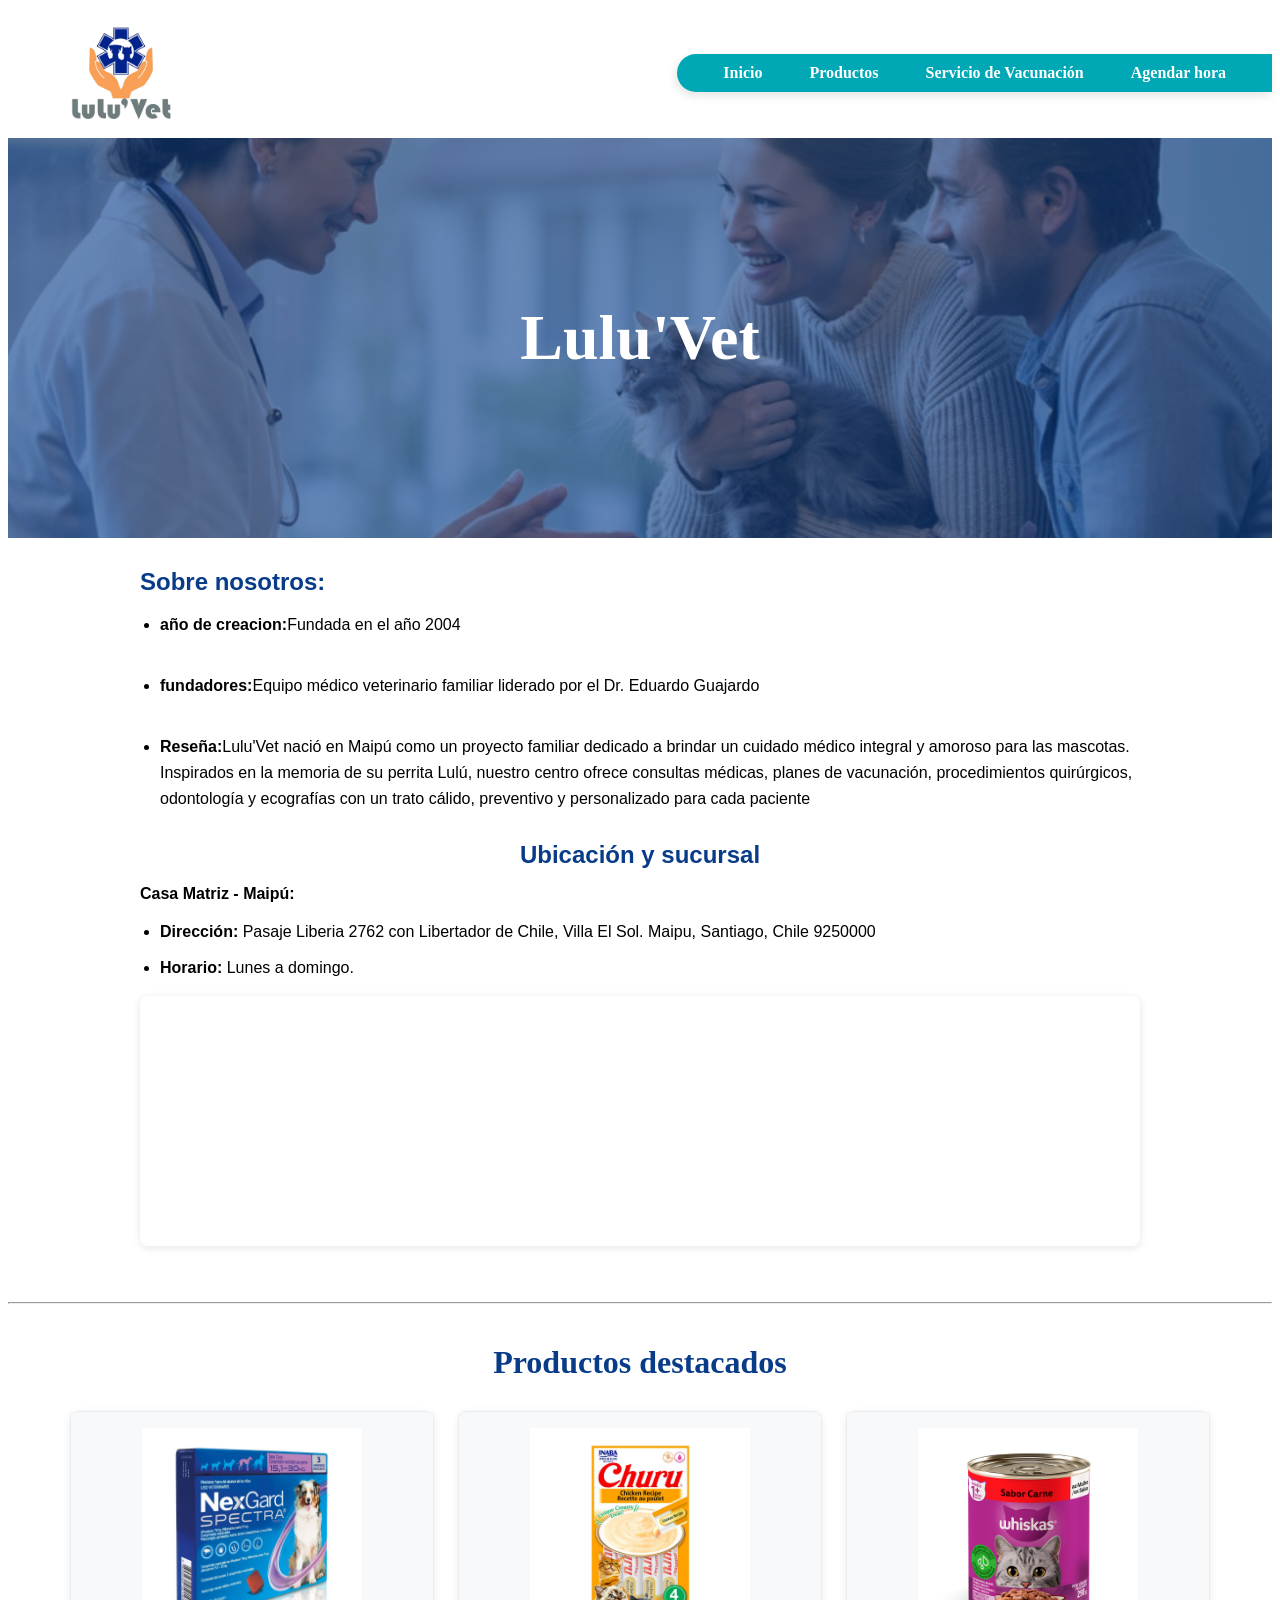
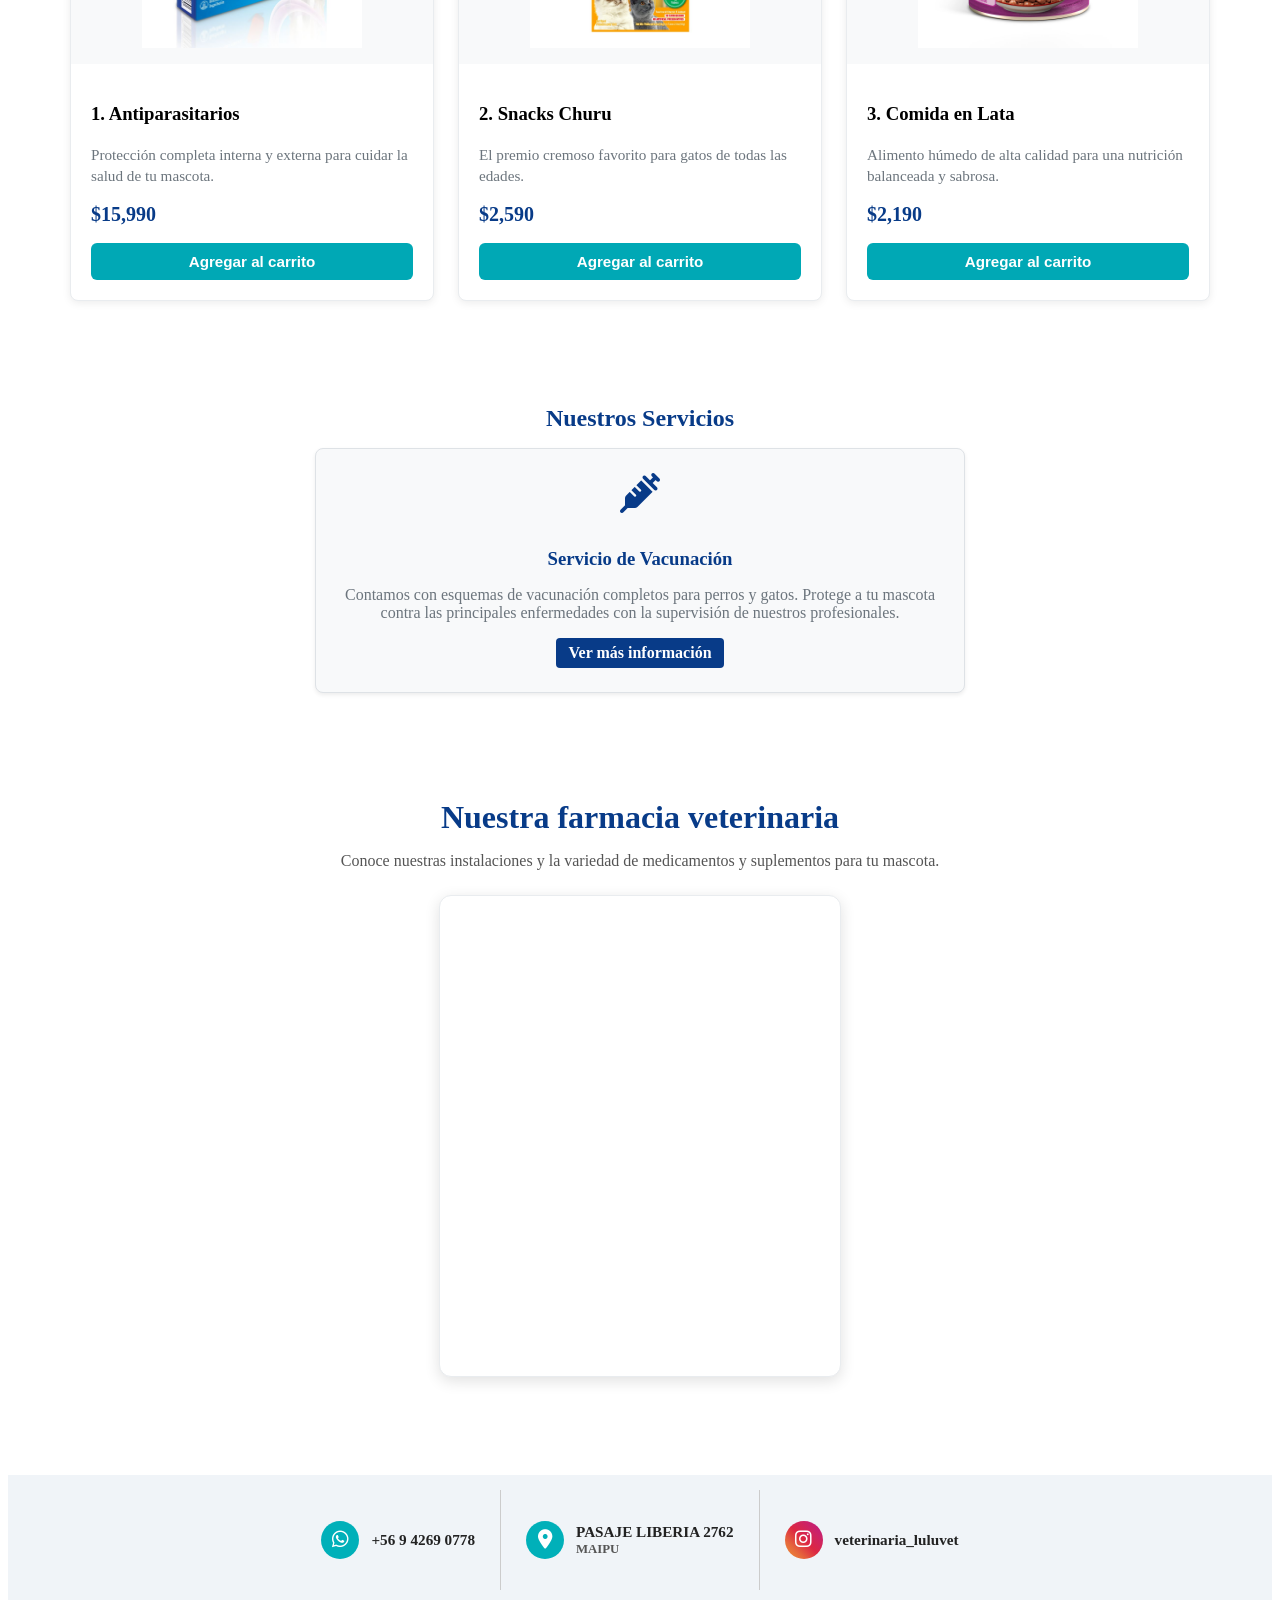
<file: trabajoVet/index.html>
<!DOCTYPE html>
<html lang="es">
<head>
    <meta charset="UTF-8">
    <meta name="viewport" content="width=device-width, initial-scale=1.0">
    <title>Inicio</title>
    <link rel="stylesheet" href="./css/style-index.css">
    
    <!--link libreria de iconos gratuitos-->
    <link rel="stylesheet" href="https://cdnjs.cloudflare.com/ajax/libs/font-awesome/6.5.1/css/all.min.css">

</head>
<body>
    <!--encabezado con logo y menu(navegador)-->
    <header>
        <img id="img_logo" src="./img/veterinaria_luluvet-20260906-0001.png" alt="logo">
        <nav>
            <ul class="menu">
                <li><a href="./index.html">Inicio</a></li>
                <li><a href="./productos.html">Productos</a></li>
                <li><a href="./sVacunacion.html">Servicio de Vacunación</a></li>
                <li><a href="./agendarHoras.html">Agendar hora</a></li>
            </ul>
        </nav>
    </header>

    <div class="img_contenedor">
        <h1 id="titulo_principal">Lulu'Vet</h1>
    </div>   

    <!--contenido principal-->
    <main>
        <div id="contenedro_info_vet">
            <h2>Sobre nosotros: </h2>

            <ul>

                <li><strong>año de creacion:</strong>Fundada en el año 2004</li>
                <br>
                <li><strong>fundadores:</strong>Equipo médico veterinario familiar liderado por el Dr. Eduardo Guajardo</li>
                <br>
                <li><strong>Reseña:</strong>Lulu'Vet nació en Maipú como un proyecto familiar dedicado a brindar un cuidado médico integral y amoroso para las mascotas. 
                    Inspirados en la memoria de su perrita Lulú, nuestro centro ofrece consultas médicas, planes de vacunación, procedimientos quirúrgicos, 
                    odontología y ecografías con un trato cálido, preventivo y personalizado para cada paciente
                </li>

            </ul>

        </div>

        <h2 id="id_suscursales">Ubicación y sucursal</h2>

        <section id="sucursal">
            <p><strong>Casa Matriz - Maipú:</strong></p>

            <ul>
                <li><strong>Dirección:</strong> Pasaje Liberia 2762 con Libertador de Chile, Villa El Sol. Maipu, Santiago, Chile 9250000</li>
                <li><strong>Horario:</strong> Lunes a domingo.</li>
            </ul>

            <!--mapa de Google Maps -->
            <div id="mapa_sucursal">

                <iframe 
                    src="https://www.google.com/maps/embed?pb=!1m18!1m12!1m3!1d13307.67410957125!2d-70.80387993773176!3d-33.50349677389337!2m3!1f0!2f0!3f0!3m2!1i1024!2i768!4f13.1!3m3!1m2!1s0x9662c2b72f1bbd11%3A0x5bb07315e846c713!2sLulu'Vet!5e0!3m2!1ses-419!2scl!4v1788808907821!5m2!1ses-419!2scl" 
                    width="100%" 
                    height="250" 
                    style="border:0;" 
                    allowfullscreen="" 
                    loading="lazy" 
                    referrerpolicy="no-referrer-when-downgrade">
                </iframe>

            </div>

        </section>

    </main>

    <br>
    <hr>

    <!--tarjeta de productos destacados-->
    <section id="productos_destacados" class="contenedor_productos_seccion">

        <h2>Productos destacados</h2>
        
        <div class="grilla_productos">         
            <!--A ntiparasitarios -->
            <article class="columna_producto">
                <div class="tarjeta_producto">
                    <div class="contenedor_imagen_producto">
                        <img src="./img/img-productos/anti-parasitario.jpg" alt="Antiparasitarios Bravecto">
                    </div>
                    <div class="cuerpo_tarjeta">
                        <h3 class="titulo_producto">1. Antiparasitarios</h3>
                        <p class="descripcion_producto">Protección completa interna y externa para cuidar la salud de tu mascota.</p>
                        
                        <!-- Precio -->
                        <div class="precio_producto">$15,990</div>
                        
                        <!-- boton agregar al carrito -->
                        <button type="button" class="btn_agregar_carrito">Agregar al carrito</button>
                    </div>
                </div>
            </article>

            <!-- churu -->
            <article class="columna_producto">
                <div class="tarjeta_producto">
                    <div class="contenedor_imagen_producto">
                        <img src="./img/img-productos/churu.jpg" alt="Snacks Churu">
                    </div>
                    <div class="cuerpo_tarjeta">
                        <h3 class="titulo_producto">2. Snacks Churu</h3>
                        <p class="descripcion_producto">El premio cremoso favorito para gatos de todas las edades.</p>
                        
                        <!-- precio -->
                        <div class="precio_producto">$2,590</div>
                        
                        <!-- boton agregar al carrito -->
                        <button type="button" class="btn_agregar_carrito">Agregar al carrito</button>
                    </div>
                </div>
            </article>

            <!-- comida en Lata -->
            <article class="columna_producto">
                <div class="tarjeta_producto">
                    <div class="contenedor_imagen_producto">
                        <img src="./img/img-productos/comida-lata.jpg" alt="Comida en lata Whiskas">
                    </div>
                    <div class="cuerpo_tarjeta">
                        <h3 class="titulo_producto">3. Comida en Lata</h3>
                        <p class="descripcion_producto">Alimento húmedo de alta calidad para una nutrición balanceada y sabrosa.</p>
                        
                        <!-- precio -->
                        <div class="precio_producto">$2,190</div>
                        
                        <!-- boton agregar al carrito -->
                        <button type="button" class="btn_agregar_carrito">Agregar al carrito</button>
                    </div>
                </div>
            </article>
        </div>
    </section>

    <br>
    
    <!--vacunas-->
    <section id="seccion_servicios">

        <h2 class="titulo-servicios">Nuestros Servicios</h2>
        
        <div id="tarjeta_vacunas" class="tarjeta-servicio">
            <i class="fa-solid fa-syringe icono-servicio"></i>
            <h3 class="titulo-tarjeta">Servicio de Vacunación</h3>
            <p class="texto-servicio">Contamos con esquemas de vacunación completos para perros y gatos. Protege a tu mascota contra las principales enfermedades con la supervisión de nuestros profesionales.</p>
            <a href="./sVacunacion.html" class="btn-servicio">Ver más información</a>
        </div>

    </section>

    <br>

    <!--video-->
    <section class="seccion_farmacia">
        <h2>Nuestra farmacia veterinaria</h2>
        <p class="subtitulo_farmacia">Conoce nuestras instalaciones y la variedad de medicamentos y suplementos para tu mascota.</p>
        
        <div class="contenedor_video_instagram">
            <iframe 
                src="https://www.instagram.com/reel/DboknPwTBpJ/embed" 
                allowtransparency="true" 
                allowfullscreen="true"
                frameborder="0"
                scrolling="no">
            </iframe>
        </div>
    </section>

    <br>

    <!--pie de pagina-->
    <footer>

        <div id="barra_footer">
            <!--WhatsApp-->
            <a href="https://wa.me/56942690778" target="_blank" id="item_footer1">
                <i class="fa-brands fa-whatsapp" id="icono_whatsapp"></i>
                <span>+56 9 4269 0778</span>
            </a>

            <div id="separador_footer1"></div>

            <!--Ubicacion-->
            <div id="item_footer2">

                <i class="fa-solid fa-location-dot" id="icono_ubicacion"></i>

                <div id="contenedor_direccion">
                    <span>PASAJE LIBERIA 2762</span>
                    <small>MAIPU</small>
                </div>

            </div>

            <div id="separador_footer2"></div>

            <!--Instagram-->
            <a href="https://instagram.com/veterinaria_luluvet" target="_blank" id="item_footer3">

                <i class="fa-brands fa-instagram" id="icono_instagram"></i>
                <span>veterinaria_luluvet</span>

            </a>

        </div>

    </footer>

</body>
</html>
</file>
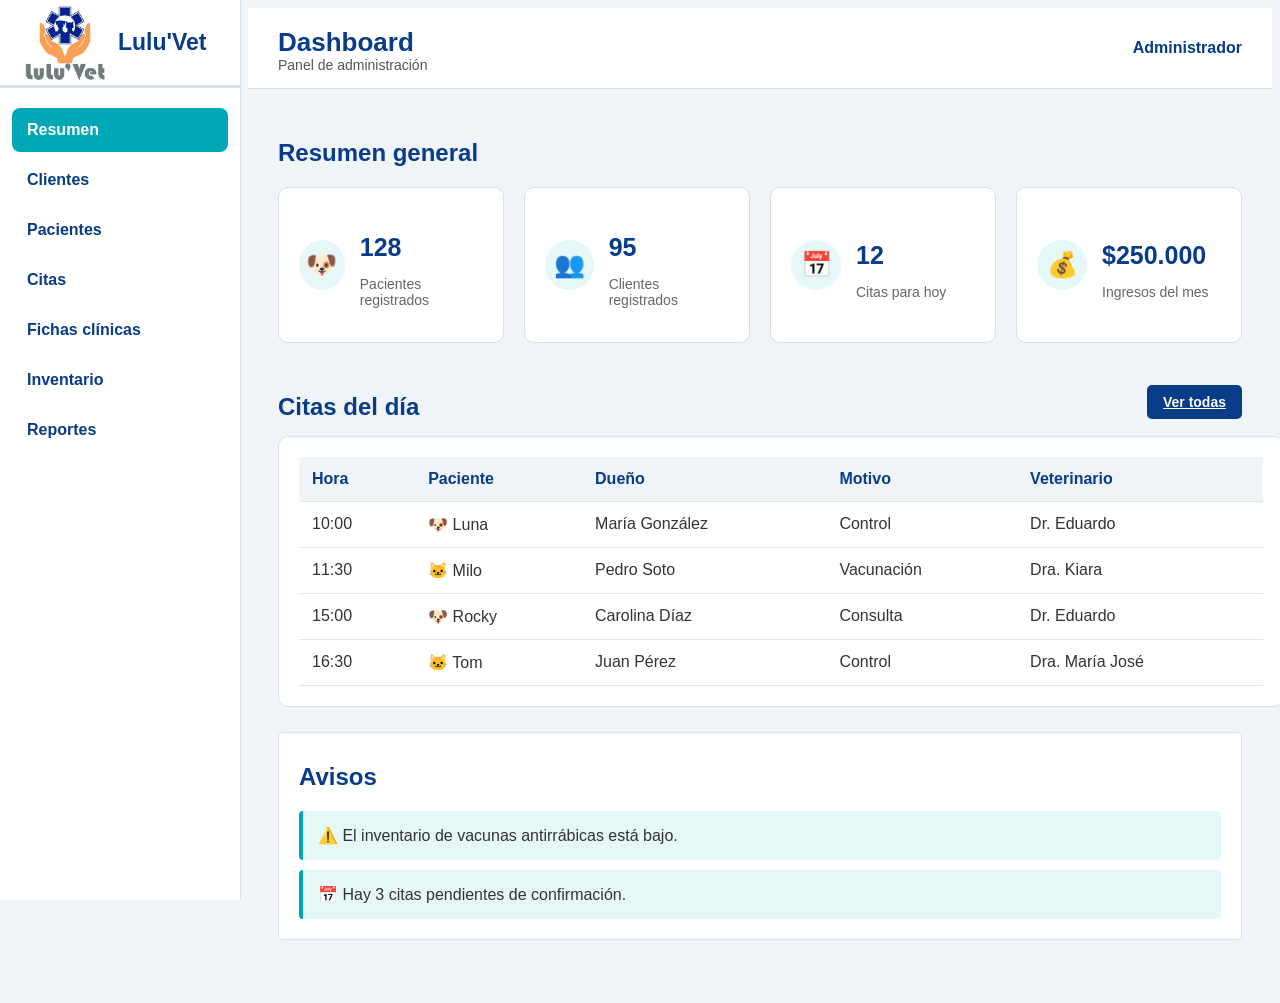
<file: trabajoVet/web-admin/index.html>
<!DOCTYPE html>
<html lang="es">
<head>
  <meta charset="utf-8">
  <title>Portal Administrativo LV</title>
  <meta name="viewport" content="width=device-width, initial-scale=1.0">
    <link rel="stylesheet" href="css/admin.css">
</head>
<body>
    <aside class="lateral" id="menu-lateral">
        <div class="logo">
          <img id="logovet" src="./img/veterinaria_luluvet.png" alt="logo veterinaria">
          <p>Lulu'Vet</p>
        </div>

        <nav>
            <a href="index.html" class="menu-item activo">
                Resumen
            </a>

            <a href="clientes.html" class="menu-item">
                Clientes
            </a>

            <a href="pacientes.html" class="menu-item">
                Pacientes
            </a>

            <a href="citas.html" class="menu-item">
                Citas
            </a>

            <a href="fichas.html" class="menu-item">
                Fichas clínicas
            </a>

            <a href="inventario.html" class="menu-item">
                Inventario
            </a>

            <a href="reportes.html" class="menu-item">
                Reportes
            </a>
        </nav>
    </aside>

    <main class="principal">
        <header class="barra-superior">
            <div>
                <h1>Dashboard</h1>
                <p>Panel de administración</p>
            </div>

            <div class="user">
             Administrador
            </div>
        </header>

        <section class="contenido">
            <h2>Resumen general</h2>

            <div class="detalles">
                <div class="tarjeta">
                    <div class="icono">🐶</div>
                    <div>
                        <h3>128</h3>
                        <p>Pacientes registrados</p>
                    </div>
                </div>

                <div class="tarjeta">
                    <div class="icono">👥</div>
                    <div>
                        <h3>95</h3>
                        <p>Clientes registrados</p>
                    </div>
                </div>

                <div class="tarjeta">
                    <div class="icono">📅</div>
                    <div>
                        <h3>12</h3>
                        <p>Citas para hoy</p>
                    </div>
                </div>

                <div class="tarjeta">
                    <div class="icono">💰</div>
                    <div>
                        <h3>$250.000</h3>
                        <p>Ingresos del mes</p>
                    </div>
                </div>
            </div>

            <div class="seccion-citas">
                <div class="citas">
                    <h2>Citas del día</h2>
                    <a href="citas.html" class="ver-citas">
                        Ver todas
                    </a>
                </div>


                <div class="tabla-citas">
                    <table>
                        <thead>
                            <tr>
                                <th>Hora</th>
                                <th>Paciente</th>
                                <th>Dueño</th>
                                <th>Motivo</th>
                                <th>Veterinario</th>
                            </tr>
                        </thead>
                        <tbody>
                            <tr>
                                <td>10:00</td>
                                <td>🐶 Luna</td>
                                <td>María González</td>
                                <td>Control</td>
                                <td>Dr. Eduardo</td>
                            </tr>
                            <tr>
                                <td>11:30</td>
                                <td>🐱 Milo</td>
                                <td>Pedro Soto</td>
                                <td>Vacunación</td>
                                <td>Dra. Kiara</td>
                            </tr>
                            <tr>
                                <td>15:00</td>
                                <td>🐶 Rocky</td>
                                <td>Carolina Díaz</td>
                                <td>Consulta</td>
                                <td>Dr. Eduardo</td>
                            </tr>
                            <tr>
                                <td>16:30</td>
                                <td>🐱 Tom</td>
                                <td>Juan Pérez</td>
                                <td>Control</td>
                                <td>Dra. María José</td>
                            </tr>
                        </tbody>
                    </table>
                </div>
            </div>

            <div class="seccion-alertas">
                <h2>Avisos</h2>
                <div class="alerta">
                    ⚠️ El inventario de vacunas antirrábicas está bajo.
                </div>
                <div class="alerta">
                    📅 Hay 3 citas pendientes de confirmación.
                </div>
            </div>
        </section>
    </main>
</body>
</html>
</file>
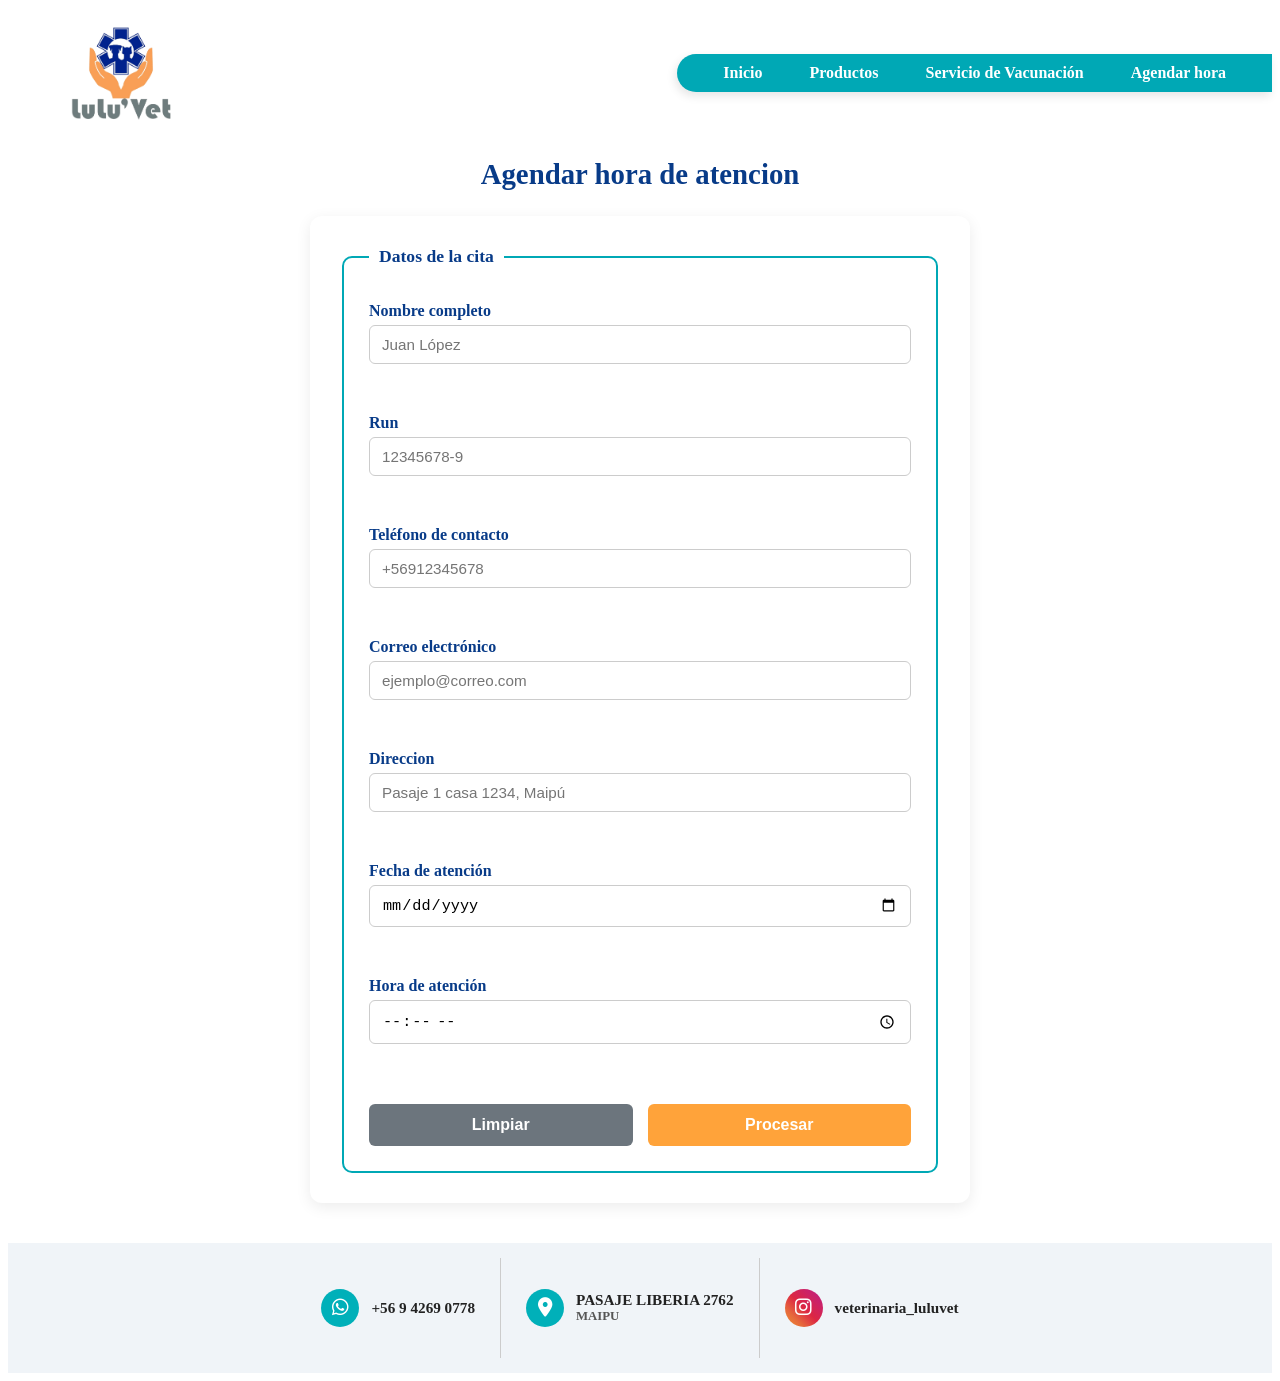
<file: trabajoVet/agendarHoras.html>
<!DOCTYPE html>
<html lang="en">
<head>
    <meta charset="UTF-8">
    <meta name="viewport" content="width=device-width, initial-scale=1.0">
    <title>Agendar Hora</title>
    <link rel="stylesheet" href="./css/agendarHora.css">

    <!--link libreria de iconos gratuitos-->
    <link rel="stylesheet" href="https://cdnjs.cloudflare.com/ajax/libs/font-awesome/6.5.1/css/all.min.css">

</head>
<body>

    <!--encabezado con logo y menu(navegador)-->
    <header>
        <img id="img_logo" src="./img/veterinaria_luluvet-20260906-0001.png" alt="logo">
        <nav>
            <ul class="menu">
                <li><a href="./index.html">Inicio</a></li>
                <li><a href="./productos.html">Productos</a></li>
                <li><a href="./sVacunacion.html">Servicio de Vacunación</a></li>
                <li><a href="./agendarHoras.html">Agendar hora</a></li>
            </ul>
        </nav>
    </header>

    <main>
        <h2>Agendar hora de atencion</h2>

        <div id="contenedor_form">

            <form id="form_agendamiento">
                <fieldset>
                    <legend>Datos de la cita</legend>

                    <div class="datos_cliente">
                        <!-- nombre -->
                        <label for="campo_nombre">Nombre completo</label>
                        <input type="text" name="campo_nombre" id="campo_nombre" placeholder="Juan López">
                        <span class="mensaje_error" id="mensaje_nombre"></span>
                        
                        <br>

                        <!-- run -->
                        <label for="campo_run">Run</label>
                        <input type="text" name="campo_run" id="campo_run" placeholder="12345678-9">
                        <span class="mensaje_error" id="mensaje_run"></span>

                        <br>

                        <!-- telefono contacto -->
                        <label for="campo_telefono">Teléfono de contacto</label>
                        <input type="text" name="campo_telefono" id="campo_telefono" placeholder="+56912345678">
                        <span class="mensaje_error" id="mensaje_telefono"></span>
                        
                        <br>

                        <!-- correo electronico -->
                        <label for="campo_email">Correo electrónico</label>
                        <input type="text" name="campo_email" id="campo_email" placeholder="ejemplo@correo.com">
                        <span class="mensaje_error" id="mensaje_email"></span>
                        
                        <br>

                        <!-- direccion -->
                        <label for="campo_direccion">Direccion</label>
                        <input type="text" name="campo_direccion" id="campo_direccion" placeholder="Pasaje 1 casa 1234, Maipú">
                        <span class="mensaje_error" id="mensaje_direccion"></span>
                    </div>

                    <br>

                    <div class="datos_cita">
                        <!-- fecha atencion -->
                        <label for="campo_fecha">Fecha de atención</label>
                        <input type="date" name="campo_fecha" id="campo_fecha">
                        <span class="mensaje_error" id="mensaje_fecha"></span>

                        <br>

                        <!-- hora atencion -->
                        <label for="campo_hora">Hora de atención</label>
                        <input type="time" name="campo_hora" id="campo_hora">
                        <span class="mensaje_error" id="mensaje_hora"></span>
                    </div>

                    <br>

                    <!-- botones -->
                    <div class="contenedor_botones">
                        <button type="reset" id="btn_limpiar">Limpiar</button>
                        <button type="button" id="btn_procesar" onclick="procesar()">Procesar</button>
                    </div>

                </fieldset>
            </form>

        </div>

    </main>

    <!--pie de pagina-->
    <footer>

        <div id="barra_footer">
            <!--WhatsApp-->
            <a href="https://wa.me/56942690778" target="_blank" id="item_footer1">
                <i class="fa-brands fa-whatsapp" id="icono_whatsapp"></i>
                <span>+56 9 4269 0778</span>
            </a>

            <div id="separador_footer1"></div>

            <!--Ubicacion-->
            <div id="item_footer2">

                <i class="fa-solid fa-location-dot" id="icono_ubicacion"></i>

                <div id="contenedor_direccion">
                    <span>PASAJE LIBERIA 2762</span>
                    <small>MAIPU</small>
                </div>

            </div>

            <div id="separador_footer2"></div>

            <!--Instagram-->
            <a href="https://instagram.com/veterinaria_luluvet" target="_blank" id="item_footer3">

                <i class="fa-brands fa-instagram" id="icono_instagram"></i>
                <span>veterinaria_luluvet</span>

            </a>

        </div>

    </footer>
    
    <!-- js agendar hora -->
    <script src="./js/agendarHoras.js"></script>

</body>
</html>
</file>
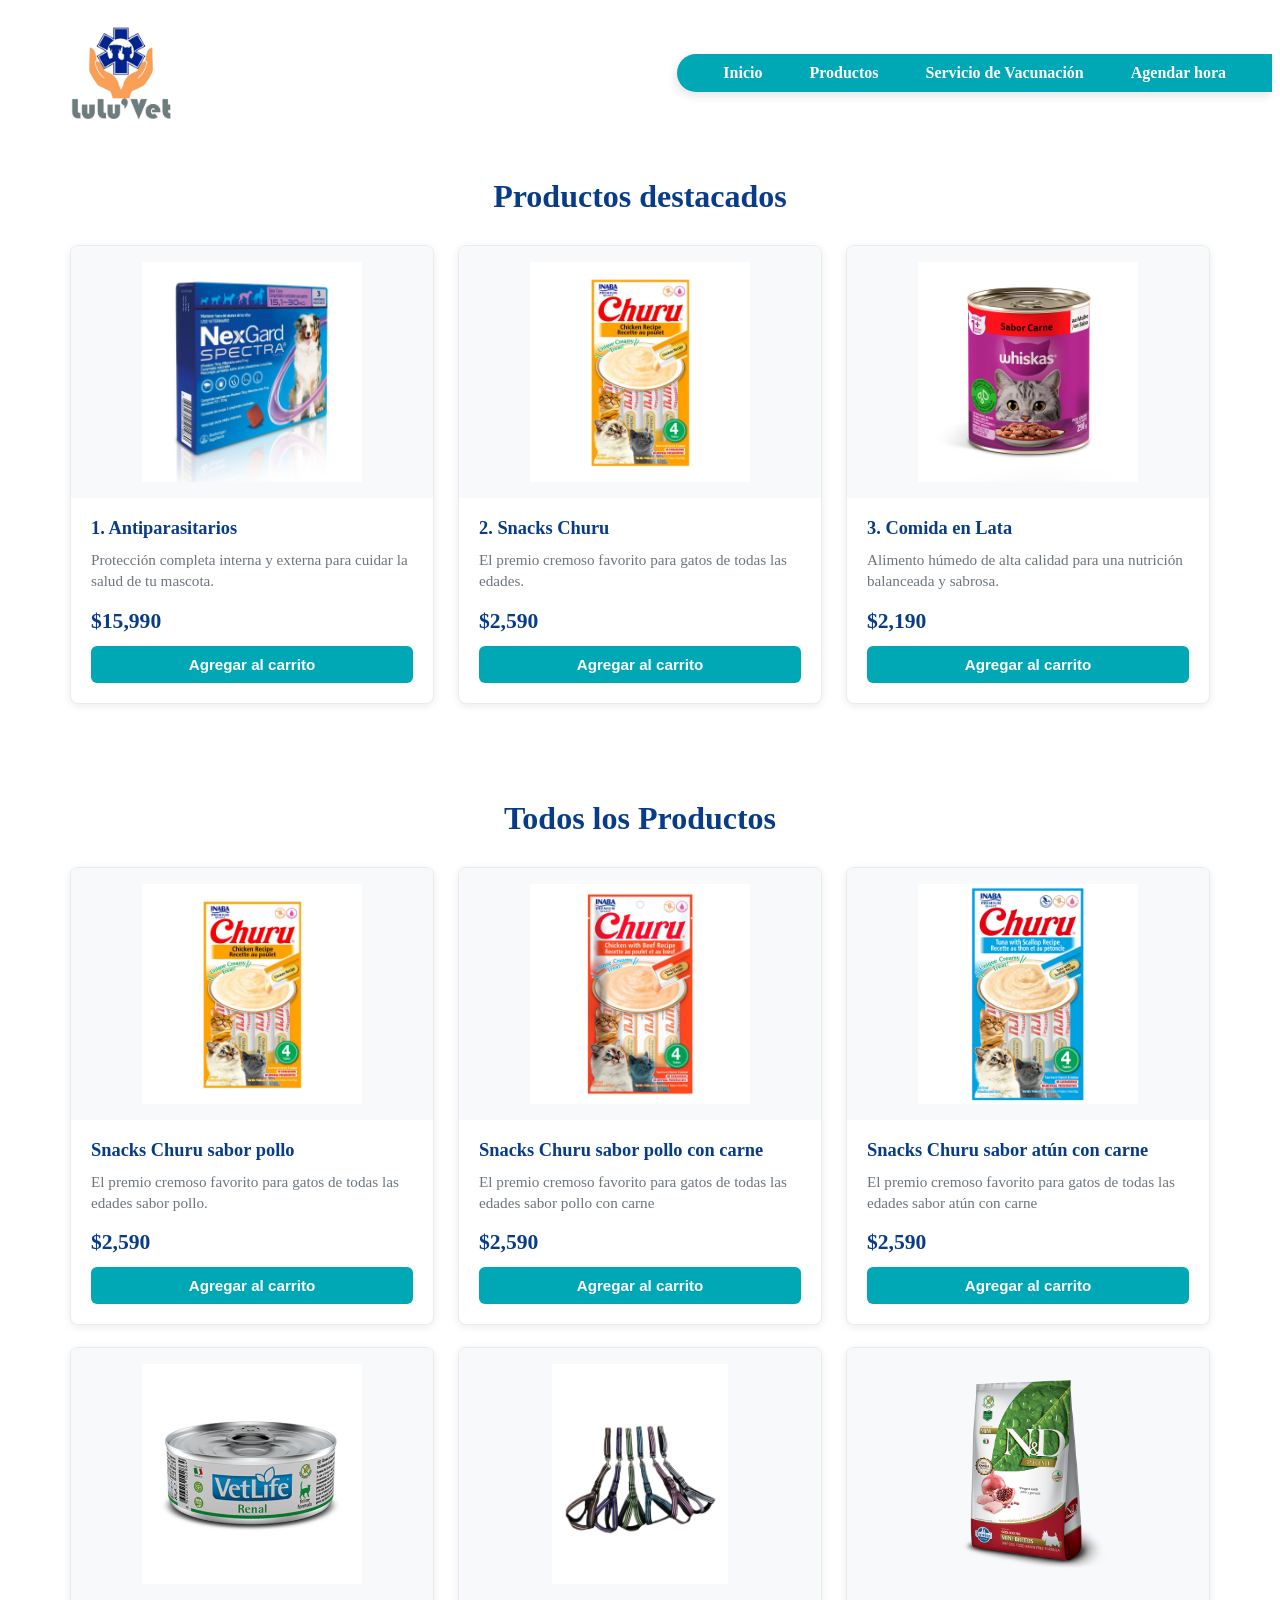
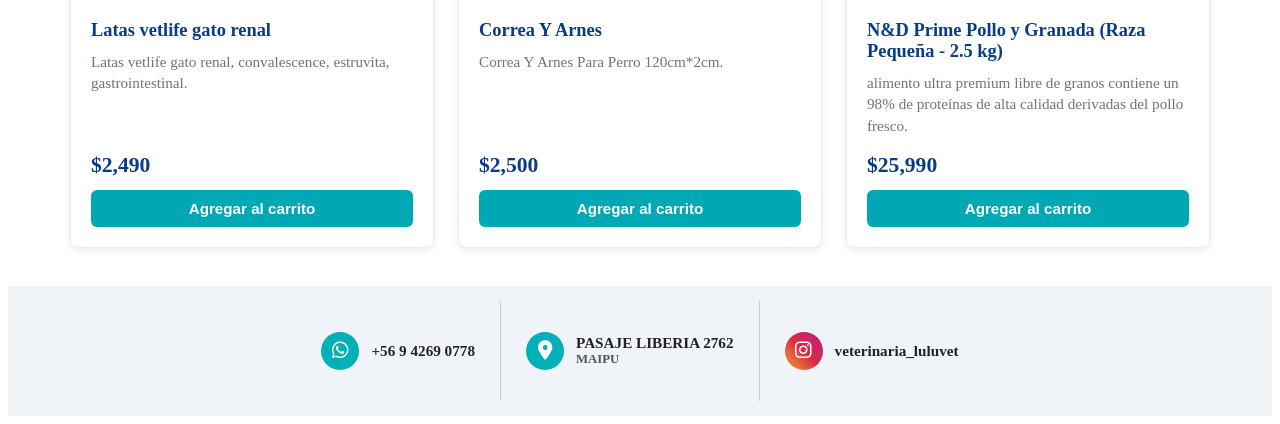
<file: trabajoVet/productos.html>
<!DOCTYPE html>
<html lang="en">
<head>
    <meta charset="UTF-8">
    <meta name="viewport" content="width=device-width, initial-scale=1.0">
    <title>Productos</title>
    <link rel="stylesheet" href="./css/productos.css">

    <!--link libreria de iconos gratuitos-->
    <link rel="stylesheet" href="https://cdnjs.cloudflare.com/ajax/libs/font-awesome/6.5.1/css/all.min.css">

</head>
<body>
   <!--encabezado con logo y menu(navegador)-->
    <header>
        <img id="img_logo" src="./img/veterinaria_luluvet-20260906-0001.png" alt="logo">
        <nav>
            <ul class="menu">
                <li><a href="./index.html">Inicio</a></li>
                <li><a href="./productos.html">Productos</a></li>
                <li><a href="./sVacunacion.html">Servicio de Vacunación</a></li>
                <li><a href="./agendarHoras.html">Agendar hora</a></li>
            </ul>
        </nav>
    </header>

    <!--productos destacados-->
    <section id="productos_destacados" class="contenedor_productos_seccion">

        <h2>Productos destacados</h2>
        
        <div class="grilla_productos">         
            <!--A ntiparasitarios -->
            <article class="columna_producto">
                <div class="tarjeta_producto">
                    <div class="contenedor_imagen_producto">
                        <img src="./img/img-productos/anti-parasitario.jpg" alt="Antiparasitarios Bravecto">
                    </div>
                    <div class="cuerpo_tarjeta">
                        <h3 class="titulo_producto">1. Antiparasitarios</h3>
                        <p class="descripcion_producto">Protección completa interna y externa para cuidar la salud de tu mascota.</p>
                        
                        <!-- Precio -->
                        <div class="precio_producto">$15,990</div>
                        
                        <!-- boton agregar al carrito -->
                        <button type="button" class="btn_agregar_carrito">Agregar al carrito</button>
                    </div>
                </div>
            </article>

            <!-- churu -->
            <article class="columna_producto">
                <div class="tarjeta_producto">
                    <div class="contenedor_imagen_producto">
                        <img src="./img/img-productos/churu.jpg" alt="Snacks Churu">
                    </div>
                    <div class="cuerpo_tarjeta">
                        <h3 class="titulo_producto">2. Snacks Churu</h3>
                        <p class="descripcion_producto">El premio cremoso favorito para gatos de todas las edades.</p>
                        
                        <!-- precio -->
                        <div class="precio_producto">$2,590</div>
                        
                        <!-- boton agregar al carrito -->
                        <button type="button" class="btn_agregar_carrito">Agregar al carrito</button>
                    </div>
                </div>
            </article>

            <!-- comida en Lata -->
            <article class="columna_producto">
                <div class="tarjeta_producto">
                    <div class="contenedor_imagen_producto">
                        <img src="./img/img-productos/comida-lata.jpg" alt="Comida en lata Whiskas">
                    </div>
                    <div class="cuerpo_tarjeta">
                        <h3 class="titulo_producto">3. Comida en Lata</h3>
                        <p class="descripcion_producto">Alimento húmedo de alta calidad para una nutrición balanceada y sabrosa.</p>
                        
                        <!-- precio -->
                        <div class="precio_producto">$2,190</div>
                        
                        <!-- boton agregar al carrito -->
                        <button type="button" class="btn_agregar_carrito">Agregar al carrito</button>
                    </div>
                </div>
            </article>
        </div>
    </section>

    <br>

    <!--otros productos-->
    <section id="todos_los_productos" class="contenedor_productos_seccion">

        <h2>Todos los Productos</h2>
        
        <div class="grilla_productos">

            <!-- churu de pollo -->
            <article class="columna_producto">
                <div class="tarjeta_producto">
                    <div class="contenedor_imagen_producto">
                        <img src="./img/img-productos/churu.jpg" alt="Snacks Churu sabor pollo">
                    </div>

                    <div class="cuerpo_tarjeta">
                        <h3 class="titulo_producto">Snacks Churu sabor pollo</h3>
                        <p class="descripcion_producto">El premio cremoso favorito para gatos de todas las edades sabor pollo.</p>
                        <div class="precio_producto">$2,590</div>
                        <button type="button" class="btn_agregar_carrito">Agregar al carrito</button>
                    </div>
                </div>
            </article>

            <!-- churu sabor pollo con carne -->
            <article class="columna_producto">
                <div class="tarjeta_producto">
                    <div class="contenedor_imagen_producto">
                        <img src="./img/img-productos/churu-pollo con carne.jpg" alt="Snacks Churu sabor pollo con carne">
                    </div>

                    <div class="cuerpo_tarjeta">
                        <h3 class="titulo_producto">Snacks Churu sabor pollo con carne</h3>
                        <p class="descripcion_producto">El premio cremoso favorito para gatos de todas las edades sabor pollo con carne</p>
                        <div class="precio_producto">$2,590</div>
                        <button type="button" class="btn_agregar_carrito">Agregar al carrito</button>
                    </div>
                </div>
            </article>

            <!-- churu sabor atun con carne -->
            <article class="columna_producto">
                <div class="tarjeta_producto">
                    <div class="contenedor_imagen_producto">
                        <img src="./img/img-productos/churu-atun-con-carne.jpg" alt="Snacks Churu sabor atun con carne">
                    </div>

                    <div class="cuerpo_tarjeta">
                        <h3 class="titulo_producto">Snacks Churu sabor atún con carne</h3>
                        <p class="descripcion_producto">El premio cremoso favorito para gatos de todas las edades sabor atún con carne</p>
                        <div class="precio_producto">$2,590</div>
                        <button type="button" class="btn_agregar_carrito">Agregar al carrito</button>
                    </div>
                </div>
            </article>

            <!-- latas vetlife gato renal -->
            <article class="columna_producto">
                <div class="tarjeta_producto">
                    <div class="contenedor_imagen_producto">
                        <!-- espacio reservado para la imagen (img...)-->
                         <img src="./img/img-productos/vet-life-feline-renal-humedo.jpg" alt="Latas vetlife gato renal">
                    </div>
                    <div class="cuerpo_tarjeta">
                        <h3 class="titulo_producto">Latas vetlife gato renal</h3>
                        <p class="descripcion_producto">Latas vetlife gato renal, convalescence, estruvita, gastrointestinal.</p>
                        <div class="precio_producto">$2,490</div>
                        <button type="button" class="btn_agregar_carrito">Agregar al carrito</button>
                    </div>
                </div>
            </article>

            <!-- correa y arnes para perro -->
            <article class="columna_producto">
                <div class="tarjeta_producto">
                    <div class="contenedor_imagen_producto">
                        <img src="./img/img-productos/producto-arnes.png" alt="">
                    </div>
                    <div class="cuerpo_tarjeta">
                        <h3 class="titulo_producto">Correa Y Arnes</h3>
                        <p class="descripcion_producto">Correa Y Arnes Para Perro 120cm*2cm.</p>
                        <div class="precio_producto">$2,500</div>
                        <button type="button" class="btn_agregar_carrito">Agregar al carrito</button>
                    </div>
                </div>
            </article>

            <!-- >N&D Prime -->
            <article class="columna_producto">
                <div class="tarjeta_producto">
                    <div class="contenedor_imagen_producto">
                        <img src="./img/img-productos/producto-nyd.png" alt="Nyd perros raza pequeña">
                    </div>

                    <div class="cuerpo_tarjeta">
                        <h3 class="titulo_producto">N&D Prime Pollo y Granada (Raza Pequeña - 2.5 kg)</h3>
                        <p class="descripcion_producto">alimento ultra premium libre de granos contiene un 98% de proteínas de alta calidad derivadas del pollo fresco.</p>
                        <div class="precio_producto">$25,990</div>
                        <button type="button" class="btn_agregar_carrito">Agregar al carrito</button>
                    </div>
                </div>
            </article>

        </div>

    </section>

    <!--pie de pagina-->
    <footer>

        <div id="barra_footer">
            <!--WhatsApp-->
            <a href="https://wa.me/56942690778" target="_blank" id="item_footer1">
                <i class="fa-brands fa-whatsapp" id="icono_whatsapp"></i>
                <span>+56 9 4269 0778</span>
            </a>

            <div id="separador_footer1"></div>

            <!--Ubicacion-->
            <div id="item_footer2">

                <i class="fa-solid fa-location-dot" id="icono_ubicacion"></i>

                <div id="contenedor_direccion">
                    <span>PASAJE LIBERIA 2762</span>
                    <small>MAIPU</small>
                </div>

            </div>

            <div id="separador_footer2"></div>

            <!--Instagram-->
            <a href="https://instagram.com/veterinaria_luluvet" target="_blank" id="item_footer3">

                <i class="fa-brands fa-instagram" id="icono_instagram"></i>
                <span>veterinaria_luluvet</span>

            </a>

        </div>

    </footer>

</body>
</html>
</file>
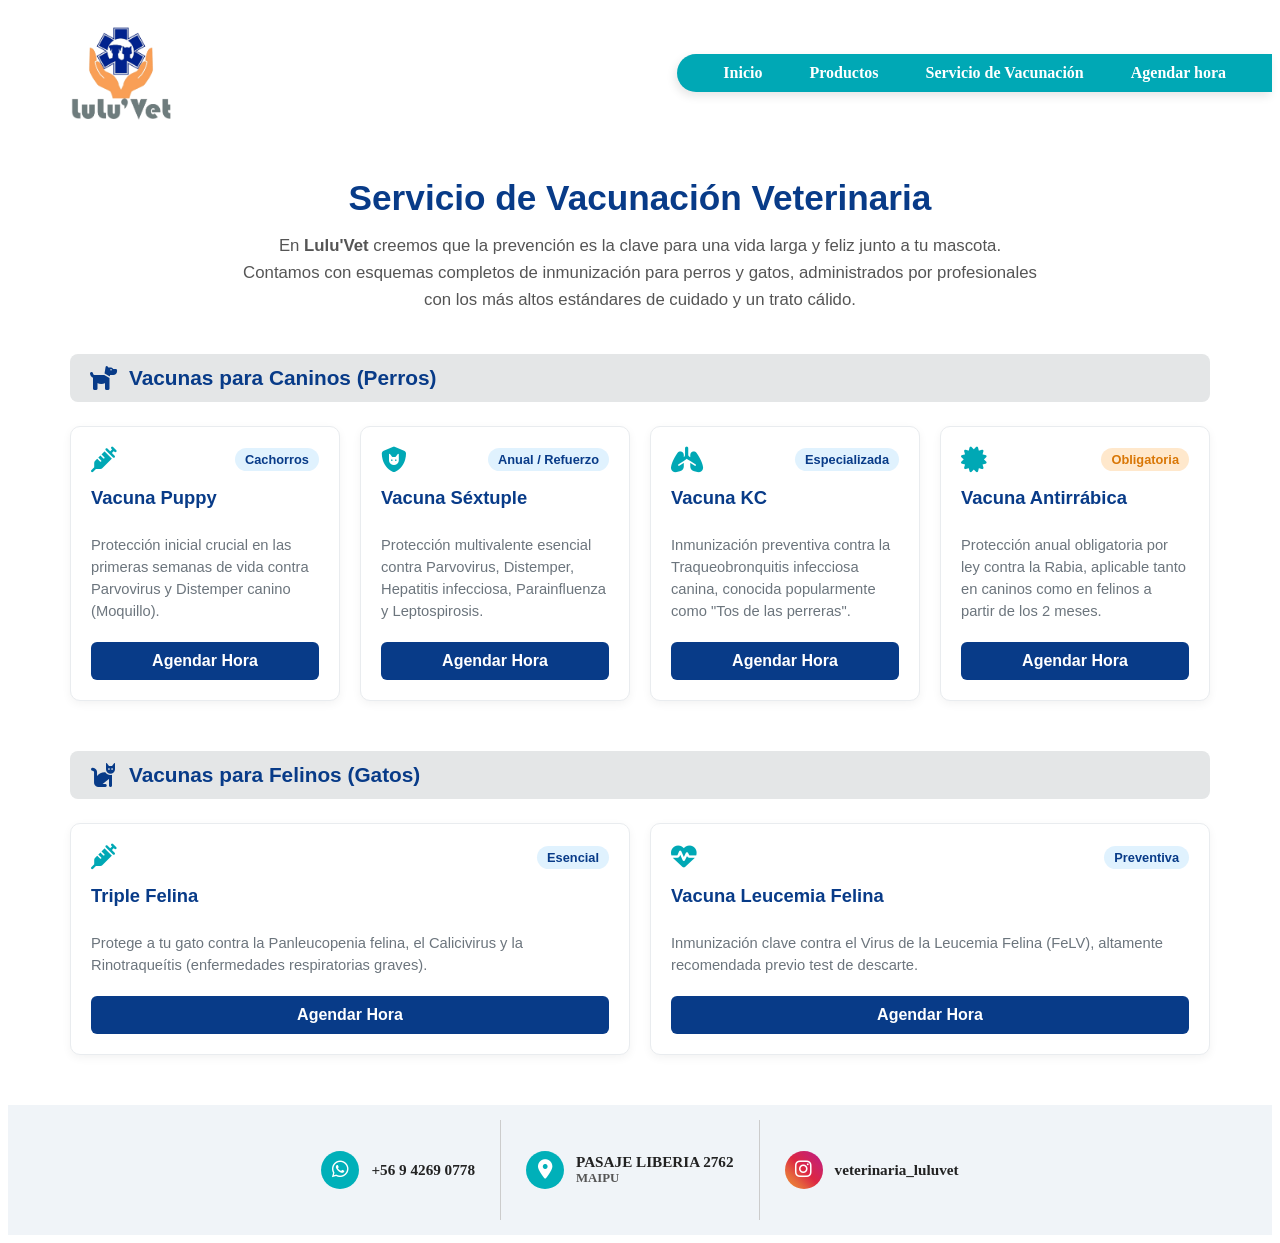
<file: trabajoVet/sVacunacion.html>
<!DOCTYPE html>
<html lang="en">
<head>
    <meta charset="UTF-8">
    <meta name="viewport" content="width=device-width, initial-scale=1.0">
    <title>Servicio vacunación</title>
    <link rel="stylesheet" href="./css/sVacunacion.css">

    <!--link libreria de iconos gratuitos-->
    <link rel="stylesheet" href="https://cdnjs.cloudflare.com/ajax/libs/font-awesome/6.5.1/css/all.min.css">

</head>
<body>

    <!--encabezado con logo y menu(navegador)-->
    <header>
        <img id="img_logo" src="./img/veterinaria_luluvet-20260906-0001.png" alt="logo">
        <nav>
            <ul class="menu">
                <li><a href="./index.html">Inicio</a></li>
                <li><a href="./productos.html">Productos</a></li>
                <li><a href="./sVacunacion.html">Servicio de Vacunación</a></li>
                <li><a href="./agendarHoras.html">Agendar hora</a></li>
            </ul>
        </nav>
    </header>


    <main class="contenedor_vacunacion">

        <!-- contexto del servicio -->
        <section class="seccion_contexto_vacunacion">
            <h2>Servicio de Vacunación Veterinaria</h2>
            <p>
                En <strong>Lulu'Vet</strong> creemos que la prevención es la clave para una vida larga y feliz junto a tu mascota. 
                Contamos con esquemas completos de inmunización para perros y gatos, administrados por profesionales con los más altos estándares de cuidado y un trato cálido.
            </p>
        </section>

        <!-- bacuna para perros-->
        <section class="bloque_especie">
            <div class="encabezado_especie perro">
                
                <i class="fa-solid fa-dog icono_especie"></i>
                <h3>Vacunas para Caninos (Perros)</h3>

            </div>

            <div class="grilla_vacunas">

                <!-- tarjeta Puppy -->
                <article class="tarjeta_vacuna">
                    <div class="cabecera_vacuna">

                        <i class="fa-solid fa-syringe icono_vacuna"></i>
                        <span class="badge_etapa">Cachorros</span>

                    </div>

                    <h4>Vacuna Puppy</h4>

                    <p class="descripcion_vacuna">Protección inicial crucial en las primeras semanas de vida contra Parvovirus y Distemper canino (Moquillo).</p>
                    <a href="./agendarHoras.html" class="btn_agendar_vacuna">Agendar Hora</a>

                </article>

                <!-- tarjeta sextuple -->
                <article class="tarjeta_vacuna">
                    <div class="cabecera_vacuna">

                        <i class="fa-solid fa-shield-cat icono_vacuna"></i>
                        <span class="badge_etapa">Anual / Refuerzo</span>

                    </div>

                    <h4>Vacuna Séxtuple</h4>

                    <p class="descripcion_vacuna">Protección multivalente esencial contra Parvovirus, Distemper, Hepatitis infecciosa, Parainfluenza y Leptospirosis.</p>
                    <a href="./agendarHoras.html" class="btn_agendar_vacuna">Agendar Hora</a>

                </article>

                <!-- tarjeta kc -->
                <article class="tarjeta_vacuna">
                    <div class="cabecera_vacuna">
                        <i class="fa-solid fa-lungs icono_vacuna"></i>
                        <span class="badge_etapa">Especializada</span>
                    </div>

                    <h4>Vacuna KC</h4>

                    <p class="descripcion_vacuna">Inmunización preventiva contra la Traqueobronquitis infecciosa canina, conocida popularmente como "Tos de las perreras".</p>
                    <a href="./agendarHoras.html" class="btn_agendar_vacuna">Agendar Hora</a>

                </article>

                <!-- tarjeta antirabica -->
                <article class="tarjeta_vacuna">
                    <div class="cabecera_vacuna">

                        <i class="fa-solid fa-certificate icono_vacuna"></i>
                        <span class="badge_etapa obligatorio">Obligatoria</span>

                    </div>

                    <h4>Vacuna Antirrábica</h4>

                    <p class="descripcion_vacuna">Protección anual obligatoria por ley contra la Rabia, aplicable tanto en caninos como en felinos a partir de los 2 meses.</p>
                    <a href="./agendarHoras.html" class="btn_agendar_vacuna">Agendar Hora</a>

                </article>

            </div>
        </section>

        <!-- vacuna para gatos -->
        <section class="bloque_especie">
            <div class="encabezado_especie gato">

                <i class="fa-solid fa-cat icono_especie"></i>
                <h3>Vacunas para Felinos (Gatos)</h3>

            </div>

            <div class="grilla_vacunas">

                <!-- tarjeta triple felina -->
                <article class="tarjeta_vacuna">
                    <div class="cabecera_vacuna">

                        <i class="fa-solid fa-syringe icono_vacuna"></i>
                        <span class="badge_etapa">Esencial</span>

                    </div>

                    <h4>Triple Felina</h4>

                    <p class="descripcion_vacuna">Protege a tu gato contra la Panleucopenia felina, el Calicivirus y la Rinotraqueítis (enfermedades respiratorias graves).</p>
                    <a href="./agendarHoras.html" class="btn_agendar_vacuna">Agendar Hora</a>

                </article>

                <!-- tarjeta leucemia -->
                <article class="tarjeta_vacuna">
                    <div class="cabecera_vacuna">

                        <i class="fa-solid fa-heart-pulse icono_vacuna"></i>
                        <span class="badge_etapa">Preventiva</span>

                    </div>

                    <h4>Vacuna Leucemia Felina</h4>

                    <p class="descripcion_vacuna">Inmunización clave contra el Virus de la Leucemia Felina (FeLV), altamente recomendada previo test de descarte.</p>
                    <a href="./agendarHoras.html" class="btn_agendar_vacuna">Agendar Hora</a>

                </article>

            </div>
        </section>

    </main>

    <!--pie de pagina-->
    <footer>

        <div id="barra_footer">
            <!--WhatsApp-->
            <a href="https://wa.me/56942690778" target="_blank" id="item_footer1">
                <i class="fa-brands fa-whatsapp" id="icono_whatsapp"></i>
                <span>+56 9 4269 0778</span>
            </a>

            <div id="separador_footer1"></div>

            <!--Ubicacion-->
            <div id="item_footer2">

                <i class="fa-solid fa-location-dot" id="icono_ubicacion"></i>

                <div id="contenedor_direccion">
                    <span>PASAJE LIBERIA 2762</span>
                    <small>MAIPU</small>
                </div>

            </div>

            <div id="separador_footer2"></div>

            <!--Instagram-->
            <a href="https://instagram.com/veterinaria_luluvet" target="_blank" id="item_footer3">

                <i class="fa-brands fa-instagram" id="icono_instagram"></i>
                <span>veterinaria_luluvet</span>

            </a>

        </div>

    </footer>

</body>
</html>
</file>
<file: trabajoVet/css/style-index.css>
header 
{
    display: flex;                  
    justify-content: space-between; 
    align-items: center;
    padding-top: 15px;
    padding-bottom: 15px;
    padding-left: 5%;             
    padding-right: 0;        /*elimina el espacio a la derecha*/
}

#img_logo
{
    width: 100px;
    height: auto;
}

.menu
{
    display: flex;
    justify-content: flex-end;
    align-items: center;
    gap: 15px;
    list-style: none;
    margin: 0;   
    padding: 10px 30px;
    
    background-color: #00a8b5;  /*turquesa del afiche del gato*/
    
    /*redondea solo las esquinas izquierdas para pegar la barra al borde derecho*/
    border-radius: 50px 0 0 50px; 
    box-shadow: -2px 4px 10px rgba(0, 0, 0, 0.1);
}

.menu a 
{
    text-decoration: none;          
    color: #ffffff;             
    font-weight: bold;
    font-size: 1rem;
    padding: 8px 16px;
    border-radius: 20px;
    transition: all 0.3s ease;
}

.menu a:hover 
{
    background-color: #007f88;
    color: #ffffff;
}

/*===============================================================
  ===============================================================*/

/*titulo*/
.img_contenedor
{
    position: relative;
    width: 100%;
    height: 400px;
    background-image: 
        linear-gradient(rgba(8, 59, 136, 0.6), rgba(8, 59, 136, 0.6)), 
        url('../img/istockphoto-2159501928-612x612.jpg'); 
        /*se agrega ../ para salir de la carpeta css*/
    background-size: cover;
    background-position: center;
    background-repeat: no-repeat;
    overflow: hidden;
}

#img_titulo
{
    width: 100%;
    height: auto;
    display: block;
}

#titulo_principal
{
    position: absolute;
    top: 50%;
    left: 0;
    width: 100%;
    transform: translateY(-50%); /*centra el titulo dentro de la imagen*/
    text-align: center;
    margin: 0;
    padding: 10px 0;
    font-size: 4rem;
    color: white; 
}

/*===============================================================
  ===============================================================*/

/*aca iniciaremos la edicion css del main*/
main 
{
    max-width: 1000px;
    margin: 30px auto;
    padding: 0 20px;
    font-family: Arial, sans-serif;
}

/*espaciado de titulos*/
#contenedro_info_vet h2, 
#id_suscursales 
{
    color: #083b88;
    margin-top: 30px;
    margin-bottom: 15px;
}

#id_suscursales {
    text-align: center;
}

#contenedro_info_vet ul,
#sucursal ul {
    line-height: 1.6;
    padding-left: 20px;
}

#contenedro_info_vet li,
#sucursal li {
    margin-bottom: 10px;
}

#sucursal 
{
    width: 100%; /*asegura que el contenedor de la sucursal ocupe todo el ancho disponible*/
}

#mapa_sucursal /*forzar ancho completo al contenedor del mapa*/
{
    margin-top: 15px;
    width: 100% !important;
    border-radius: 8px;
    overflow: hidden;
    box-shadow: 0 2px 8px rgba(0, 0, 0, 0.1);
}

/*forzar que el iframe ocupe todo el ancho de su contenedor*/
#mapa_sucursal iframe 
{
    display: block;
    width: 100% !important;
    min-width: 100%;
}

/*===============================================================
  ===============================================================*/

/*edicion cajas de productos*/
.contenedor_productos_seccion 
{
    max-width: 1140px;
    margin: 40px auto;
    padding: 0 15px;
}

.contenedor_productos_seccion h2 
{
    color: #083b88; /* Azul corporativo */
    text-align: center;
    font-size: 2rem;
    font-weight: 700;
    margin-bottom: 30px;
}

/*grilla(estructura de filas y columnas) responsiva*/
.grilla_productos 
{
    display: grid;
    grid-template-columns: repeat(auto-fit, minmax(280px, 1fr));
    gap: 24px;
}

.tarjeta_producto 
{
    background-color: #ffffff;
    border-radius: 8px;
    border: 1px solid #e9ecef;
    box-shadow: 0 2px 8px rgba(0, 0, 0, 0.08);
    display: flex;
    flex-direction: column;
    height: 100%;
    overflow: hidden;
    transition: transform 0.3s ease, box-shadow 0.3s ease;
}

.tarjeta_producto:hover 
{
    transform: translateY(-4px);
    box-shadow: 0 6px 16px rgba(0, 0, 0, 0.12);
}

.contenedor_imagen_producto 
{
    background-color: #f8f9fa;
    height: 220px;
    display: flex;
    align-items: center;
    justify-content: center;
    padding: 1rem; 
}

.contenedor_imagen_producto img 
{
    max-height: 100%;
    width: auto;
    max-width: 100%;
    object-fit: contain; /*ajuste perfecto sin deformar*/
}

/*cuerpo y contenido de la tarjeta*/
.cuerpo_tarjeta 
{
    padding: 20px;
    display: flex;
    flex-direction: column;
    flex-grow: 1;
}

.descripcion_producto 
{
    color: #6c757d;
    font-size: 0.95rem;
    line-height: 1.4;
    margin: 0 0 15px 0;
    flex-grow: 1;
}

.precio_producto 
{
    min-height: 28px;
    font-weight: bold;
    font-size: 1.25rem;
    color: #083b88;
    margin-bottom: 12px;
}

.btn_agregar_carrito 
{
    width: 100%;
    padding: 10px;
    border: none;
    border-radius: 6px;
    background-color:  #00a8b5;
    color: #ffffff;
    font-weight: bold;
    font-size: 0.95rem;
    cursor: pointer;
    transition: background-color 0.3s ease, color 0.3s ease;
}

.btn_agregar_carrito:hover 
{
    background-color: #007f88;
    color: #ffffff;
}

/*===============================================================
  ===============================================================*/

/*edicion vacunas*/
#seccion_servicios 
{
    margin-top: 3rem;
    margin-bottom: 3rem;
    text-align: center;
}

#seccion_servicios .titulo-servicios 
{
    color: #083b88;
    font-weight: bold;
    margin-bottom: 1rem;
}

#tarjeta_vacunas /*tarjeta individual del servicio*/ 
{
    max-width: 600px;
    margin-left: auto;
    margin-right: auto;
    padding: 1.5rem;
    background-color: #f8f9fa;
    border: 1px solid #dee2e6;
    border-radius: 0.5rem;
    box-shadow: 0 0.125rem 0.25rem rgba(0, 0, 0, 0.075);
}

.icono-servicio 
{
    font-size: 2.5rem;
    color: #083b88;
    margin-bottom: 1rem;
}

.titulo-tarjeta 
{
    color: #083b88;
    margin-bottom: 0.5rem;
}

.texto-servicio 
{
    color: #6c757d;
    margin-bottom: 1rem;
}

.btn-servicio 
{
    display: inline-block;
    background-color: #083b88;
    color: white;
    font-weight: bold;
    padding: 0.375rem 0.75rem;
    border-radius: 0.25rem;
    text-decoration: none;
    transition: background-color 0.2s ease;
}

.btn-servicio:hover 
{
    background-color: #052659;
    color: white;
}

/*===============================================================
  ===============================================================*/

/*css del video*/
.seccion_farmacia {
    max-width: 900px;
    margin: 40px auto;
    text-align: center;
    padding: 0 15px;
}

.seccion_farmacia h2 {
    color: #083b88;
    font-size: 2rem;
    font-weight: bold;
    margin-bottom: 8px;
}

.subtitulo_farmacia {
    color: #555555;
    font-size: 1rem;
    margin-bottom: 25px;
}

.contenedor_video_instagram {
    max-width: 400px; /* Ancho ideal para reels/videos verticales de Instagram */
    margin: 0 auto;
    border-radius: 12px;
    overflow: hidden;
    box-shadow: 0 4px 15px rgba(0, 0, 0, 0.12);
    background-color: #ffffff;
    border: 1px solid #e9ecef;
}

.contenedor_video_instagram iframe {
    width: 100%;
    height: 480px; /* Altura adecuada para la tarjeta empotrada de Instagram */
    border: none;
    display: block;
}

/*===============================================================
  ===============================================================*/

/*aca aremos la edicion de estilo del footer*/
footer 
{
    background-color: #f0f4f8;
    padding: 15px 5%;
    margin-top: 40px;
}

#barra_footer
{
    display: flex;
    justify-content: center;
    align-items: center;
    gap: 25px;
    flex-wrap: wrap;
}

/*bloques principales*/
#item_footer1,
#item_footer2,
#item_footer3 
{
    display: flex;
    align-items: center;
    gap: 12px;
    text-decoration: none;
    color: #222222;
    font-weight: bold;
    font-size: 0.95rem;
}

/*estilo base para los tres iconos*/
#icono_whatsapp,
#icono_ubicacion,
#icono_instagram 
{
    font-size: 1.2rem;
    width: 38px;
    height: 38px;
    border-radius: 50%;
    display: flex;
    align-items: center;
    justify-content: center;
    color: white;
}

/*colores de cada icono*/
#icono_whatsapp, 
#icono_ubicacion 
{ 
    background-color: #00b0b9; 
}

#icono_instagram 
{ 
    background: linear-gradient(45deg, #f09433, #e6683c, #dc2743, #cc2366, #bc1888); 
}

/*direccion*/
#contenedor_direccion 
{
    display: flex;
    flex-direction: column;
    line-height: 1.2;
}

#contenedor_direccion small
{
    font-size: 0.8rem;
    color: #555;
}

/*lineas separadoras*/
#separador_footer1,
#separador_footer2
{
    width: 1px;
    height: 100px;
    background-color: #cccccc;
}
</file>
<file: trabajoVet/web-admin/css/admin.css>
body {
    font-family: Arial, sans-serif;
    background-color: #f0f4f8;
    color: #222222;
}

.lateral{
    position: fixed;
    left: 0;
    top: 0;
    width: 240px;
    height: 100vh;
    background-color: #ffffff;
    border-right: 1px solid #d9e0e6;
    display: flex;
    flex-direction: column;
    z-index: 1000;
}

.logo {
    height: 85px;
    display: flex;
    align-items: center;
    padding: 0 25px;
    color: #083b88;
    font-size: 23px;
    font-weight: bold;
    border-bottom: 3px solid #d9e0e6;
}

.logo p{
    margin-left: 13px;
}

#logovet{
    width: 80px;
    height: 80px;
}

.lateral nav {
    padding: 20px 12px;
}

.menu-item {
    display: block;
    padding: 13px 15px;
    margin-bottom: 6px;
    text-decoration: none;
    color: #083b88;
    border-radius: 8px;
    font-weight: bold;
    transition: all 0.3s ease;
}

.menu-item:hover {
    background-color: #e6f7f8;
    color: #007f88;
}

.menu-item.activo {
    background-color: #00a8b5;
    color: #ffffff;
}

.menu-item.activo:hover {
    background-color: #007f88;
    color: #ffffff;
}

.lateral-bottom {
    margin-top: auto;
    padding: 12px;
}

.principal {
    margin-left: 240px;
    min-height: 100vh;
}

.barra-superior {
    height: 80px;
    background-color: #ffffff;
    border-bottom: 1px solid #d9e0e6;
    display: flex;
    align-items: center;
    padding: 0 30px;
    gap: 20px;
}

.barra-superior h1 {
    color: #083b88;
    font-size: 26px;
    margin-bottom: 4px;
}

.barra-superior p {
    color: #555555;
    font-size: 14px;
    margin-top: -5px;
}

.user {
    margin-left: auto;
    color: #083b88;
    font-weight: bold;
}

.boton {
    display: none;
    border: none;
    background: none;
    color: #083b88;
    font-size: 25px;
    cursor: pointer;
}

.contenido {
    padding: 30px;
}

.contenido > h2 {
    color: #083b88;
    margin-bottom: 20px;
}

.detalles {
    display: grid;
    grid-template-columns: repeat(4, 1fr);
    gap: 20px;
    margin-bottom: 30px;
}

.detalles h3 {
    color: #083b88;
    font-size: 25px;
    margin-bottom: 5px;
}

.detalles p {
    color: #666666;
    font-size: 14px;
}

.tarjeta {
    background-color: #ffffff;
    padding: 20px;
    border-radius: 10px;
    border: 1px solid #d9e0e6;
    display: flex;
    align-items: center;
    gap: 15px;
}

.tarjeta:hover {
    transform: translateY(-2px);
    box-shadow: 0 4px 12px rgba(0, 0, 0, 0.08);
}

.icono {
    width: 50px;
    height: 50px;
    display: flex;
    align-items: center;
    justify-content: center;
    border-radius: 50%;
    background-color: #e6f7f8;
    color: #00a8b5;
    font-size: 25px;
}

.seccion-alertas {
    background-color: #ffffff;
    border: 1px solid #d9e0e6;
    border-radius: 5px;
    padding: 20px;
    margin-bottom: 25px;
    margin-top: 5px;
}
.seccion-alertas h2{
    color: #083b88;
    margin-top: 10px;
}

.alerta {
    padding: 15px;
    background-color: #e6f7f8;
    border-left: 4px solid #00a8b5;
    margin-top: 10px;
    border-radius: 4px;
    color: #333333;
}

.seccion-citas h2 {
    color: #083b88;
    font-size: 24px;
    margin-bottom: 10px;
}

.citas {
    display: flex;
    justify-content: space-between;
    align-items: center;
    margin-bottom: 5px;
}

.ver-citas {
    display: inline-block;
    background-color: #083b88;
    color: #ffffff;
    padding: 9px 16px;
    border-radius: 5px;
    font-size: 14px;
    font-weight: bold;
    border: none;
}


.ver-citas:hover {
    background-color: #052659;
    color: #ffffff;
}


.tabla-citas {
    width: 100%;
    overflow-x: auto;
    background-color: #ffffff;
    border: 1px solid #d9e0e6;
    border-radius: 10px;
    padding: 20px;
    margin-bottom: 25px;
    max-width: 1500px;
}

table {
    width: 100%;
    border-collapse: collapse;
    min-width: 400px;
    max-width: 1500px;
}

th,
td {
    padding: 13px;
    text-align: left;
    border-bottom: 1px solid #e1e6ea;
}

th {
    background-color: #f0f4f8;
    color: #083b88;
    font-weight: bold;
}

td {
    color: #333333;
}

tbody tr:hover {
    background-color: #f8fbfc;
}
</file>
<file: trabajoVet/css/agendarHora.css>
header 
{
    display: flex;                  
    justify-content: space-between; 
    align-items: center;
    padding-top: 15px;
    padding-bottom: 15px;
    padding-left: 5%;             
    padding-right: 0;  /*elimina el espacio a la derecha*/
}

#img_logo
{
    width: 100px;
    height: auto;
}

.menu
{
    display: flex;
    justify-content: flex-end;
    align-items: center;
    gap: 15px;
    list-style: none;
    margin: 0;   
    padding: 10px 30px;
    
    background-color: #00a8b5;
    
    /*redondea solo las esquinas izquierdas para pegar la barra al borde derecho*/
    border-radius: 50px 0 0 50px; 
    box-shadow: -2px 4px 10px rgba(0, 0, 0, 0.1);
}

.menu a 
{
    text-decoration: none;          
    color: #ffffff;             
    font-weight: bold;
    font-size: 1rem;
    padding: 8px 16px;
    border-radius: 20px;
    transition: all 0.3s ease;
}

.menu a:hover 
{
    background-color: #007f88;
    color: #ffffff;
}

/*===============================================================
  ===============================================================*/


main h2 
{
    color: #083b88;
    text-align: center;
    font-size: 1.8rem;
    font-weight: bold;
    margin-top: 20px;
    margin-bottom: 25px;
}

/*edicion de stilo del formulado*/
#contenedor_form 
{
    background-color: #ffffff;
    padding: 30px;
    border-radius: 12px;
    box-shadow: 0 4px 15px rgba(0, 0, 0, 0.08);
    max-width: 600px;
    margin: 0 auto;
}

fieldset 
{
    border: 2px solid #00a8b5; /*turquesa corporativo*/
    border-radius: 10px;
    padding: 25px;
}

legend 
{
    width: auto;
    padding: 0 10px;
    color: #083b88; /*azul corporativo*/
    font-weight: bold;
    font-size: 1.1rem;
}

/*labeles e inputs*/
.datos_cliente label,
.datos_cita label {
    display: block;
    font-weight: 600;
    color: #083b88;
    margin-top: 10px;
    margin-bottom: 5px;
}

input[type="text"],
input[type="date"],
input[type="time"] {
    width: 100%;
    padding: 10px 12px;
    border: 1px solid #cccccc;
    border-radius: 6px;
    font-size: 0.95rem;
    box-sizing: border-box;
    transition: border-color 0.3s ease, box-shadow 0.3s ease;
}

input[type="text"]:focus,
input[type="date"]:focus,
input[type="time"]:focus {
    outline: none;
    border-color: #00a8b5;
    box-shadow: 0 0 5px rgba(0, 168, 181, 0.4);
}

/*mensaje de error*/
.mensaje_error 
{
    display: block;
    color: #d9534f; /*rojo de alerta*/
    font-size: 0.85rem;
    font-weight: bold;
    margin-top: 4px;
    min-height: 18px; /*mantiene el espacio fijo para no desarmar el diseño*/
}

/*botones*/
.contenedor_botones 
{
    display: flex;
    gap: 15px;
    margin-top: 20px;
}

#btn_limpiar,
#btn_procesar 
{
    flex: 1;
    padding: 12px;
    border: none;
    border-radius: 6px;
    font-weight: bold;
    font-size: 1rem;
    cursor: pointer;
    transition: background-color 0.3s ease;
}

#btn_limpiar 
{
    background-color: #6c757d;
    color: #ffffff;
}

#btn_limpiar:hover 
{
    background-color: #5a6268;
    color: #ffa33a;
}

#btn_procesar 
{
    background-color: #ffa33a; /* Naranja para llamar la atencion */
    color: #ffffff;
}

#btn_procesar:hover 
{
    background-color: #e68a20;
    color: #083b88;
}

/*===============================================================
  ===============================================================*/

/*aca aremos la edicion de estilo del footer*/
footer 
{
    background-color: #f0f4f8;
    padding: 15px 5%;
    margin-top: 40px;
}

#barra_footer
{
    display: flex;
    justify-content: center;
    align-items: center;
    gap: 25px;
    flex-wrap: wrap;
}

/*bloques principales*/
#item_footer1,
#item_footer2,
#item_footer3 
{
    display: flex;
    align-items: center;
    gap: 12px;
    text-decoration: none;
    color: #222222;
    font-weight: bold;
    font-size: 0.95rem;
}

/*estilo base para los tres iconos*/
#icono_whatsapp,
#icono_ubicacion,
#icono_instagram 
{
    font-size: 1.2rem;
    width: 38px;
    height: 38px;
    border-radius: 50%;
    display: flex;
    align-items: center;
    justify-content: center;
    color: white;
}

/*colores de cada icono*/
#icono_whatsapp, 
#icono_ubicacion 
{ 
    background-color: #00b0b9; 
}

#icono_instagram 
{ 
    background: linear-gradient(45deg, #f09433, #e6683c, #dc2743, #cc2366, #bc1888); 
}

/*direccion*/
#contenedor_direccion 
{
    display: flex;
    flex-direction: column;
    line-height: 1.2;
}

#contenedor_direccion small
{
    font-size: 0.8rem;
    color: #555;
}

/*lineas separadoras*/
#separador_footer1,
#separador_footer2
{
    width: 1px;
    height: 100px;
    background-color: #cccccc;
}
</file>
<file: trabajoVet/css/productos.css>
header 
{
    display: flex;                  
    justify-content: space-between; 
    align-items: center;
    padding-top: 15px;
    padding-bottom: 15px;
    padding-left: 5%;             
    padding-right: 0;   /*elimina el espacio a la derecha */
}

#img_logo
{
    width: 100px;
    height: auto;
}

.menu
{
    display: flex;
    justify-content: flex-end;
    align-items: center;
    gap: 15px;
    list-style: none;
    margin: 0;   
    padding: 10px 30px;
    
    background-color: #00a8b5; 
    
    /*redondea solo las esquinas izquierdas para pegar la barra al borde derecho*/
    border-radius: 50px 0 0 50px; 
    box-shadow: -2px 4px 10px rgba(0, 0, 0, 0.1);
}

.menu a 
{
    text-decoration: none;          
    color: #ffffff;             
    font-weight: bold;
    font-size: 1rem;
    padding: 8px 16px;
    border-radius: 20px;
    transition: all 0.3s ease;
}

.menu a:hover 
{
    background-color: #007f88; 
    color: #ffffff;
}

/*===============================================================
  ===============================================================*/

/*estilo productos*/
.contenedor_productos_seccion 
{
    max-width: 1140px;
    margin: 40px auto;
    padding: 0 15px;
}

.contenedor_productos_seccion h2 {
    color: #083b88;
    text-align: center;
    font-size: 2rem;
    font-weight: 700;
    margin-bottom: 30px;
}

/*grilla(estructura de filas y columnas) responsiva*/
.grilla_productos 
{
    display: grid;
    grid-template-columns: repeat(auto-fit, minmax(280px, 1fr));
    gap: 24px;
}

.tarjeta_producto 
{
    background-color: #ffffff;
    border-radius: 8px;
    border: 1px solid #e9ecef;
    box-shadow: 0 2px 8px rgba(0, 0, 0, 0.08);
    display: flex;
    flex-direction: column;
    height: 100%;
    overflow: hidden;
    transition: transform 0.3s ease, box-shadow 0.3s ease;
}

.tarjeta_producto:hover 
{
    transform: translateY(-4px);
    box-shadow: 0 6px 16px rgba(0, 0, 0, 0.12);
}

/*espacio para las imagenes*/
.contenedor_imagen_producto 
{
    background-color: #f8f9fa;
    height: 220px;
    display: flex;
    align-items: center;
    justify-content: center;
    padding: 1rem;
}

.contenedor_imagen_producto img 
{
    max-height: 100%;
    width: auto;
    max-width: 100%;
    object-fit: contain;
}

.cuerpo_tarjeta 
{
    padding: 20px;
    display: flex;
    flex-direction: column;
    flex-grow: 1;
}

.titulo_producto 
{
    color: #083b88;
    font-size: 1.15rem;
    font-weight: bold;
    margin: 0 0 10px 0;
}

.descripcion_producto 
{
    color: #6c757d;
    font-size: 0.95rem;
    line-height: 1.4;
    margin: 0 0 15px 0;
}

.precio_producto 
{
    font-size: 1.35rem;
    font-weight: 800;
    color: #083b88;
    margin-top: auto;
    margin-bottom: 12px;
}

.btn_agregar_carrito 
{
    width: 100%;
    padding: 10px;
    border: none;
    border-radius: 6px;
    background-color: #00a8b5;
    color: #ffffff;
    font-weight: bold;
    font-size: 0.95rem;
    cursor: pointer;
    transition: background-color 0.3s ease;
}

.btn_agregar_carrito:hover 
{
    background-color: #007f88;
}


/*aca aremos la edicion de estilo del footer*/
footer 
{
    background-color: #f0f4f8;
    padding: 15px 5%;
    margin-top: 40px;
}

#barra_footer
{
    display: flex;
    justify-content: center;
    align-items: center;
    gap: 25px;
    flex-wrap: wrap;
}

/*bloques principales*/
#item_footer1,
#item_footer2,
#item_footer3 
{
    display: flex;
    align-items: center;
    gap: 12px;
    text-decoration: none;
    color: #222222;
    font-weight: bold;
    font-size: 0.95rem;
}

/*estilo base para los tres iconos*/
#icono_whatsapp,
#icono_ubicacion,
#icono_instagram 
{
    font-size: 1.2rem;
    width: 38px;
    height: 38px;
    border-radius: 50%;
    display: flex;
    align-items: center;
    justify-content: center;
    color: white;
}

/*colores de cada icono*/
#icono_whatsapp, 
#icono_ubicacion 
{ 
    background-color: #00b0b9; 
}

#icono_instagram 
{ 
    background: linear-gradient(45deg, #f09433, #e6683c, #dc2743, #cc2366, #bc1888); 
}

/*direccion*/
#contenedor_direccion 
{
    display: flex;
    flex-direction: column;
    line-height: 1.2;
}

#contenedor_direccion small
{
    font-size: 0.8rem;
    color: #555;
}

/*lineas separadoras*/
#separador_footer1,
#separador_footer2
{
    width: 1px;
    height: 100px;
    background-color: #cccccc;
}
</file>
<file: trabajoVet/css/sVacunacion.css>
header 
{
    display: flex;                  
    justify-content: space-between; 
    align-items: center;
    padding-top: 15px;
    padding-bottom: 15px;
    padding-left: 5%;             
    padding-right: 0;       /* Elimina el espacio a la derecha */
}

#img_logo
{
    width: 100px;
    height: auto;
}

.menu
{
    display: flex;
    justify-content: flex-end;
    align-items: center;
    gap: 15px;
    list-style: none;
    margin: 0;   
    padding: 10px 30px;
    
    background-color: #00a8b5;  /* Turquesa del afiche */
    
    /* Redondea solo las esquinas izquierdas para pegar la barra al borde derecho */
    border-radius: 50px 0 0 50px; 
    box-shadow: -2px 4px 10px rgba(0, 0, 0, 0.1);
}

.menu a 
{
    text-decoration: none;          
    color: #ffffff;             
    font-weight: bold;
    font-size: 1rem;
    padding: 8px 16px;
    border-radius: 20px;
    transition: all 0.3s ease;
}

.menu a:hover 
{
    background-color: #007f88;  /* Azul marino en hover */
    color: #ffffff;
}

/*===============================================================
  ===============================================================*/

/*edicion de las tablas y contenido del main*/

/*contenedor vacunacion y contexto*/
.contenedor_vacunacion 
{
    max-width: 1140px;
    margin: 40px auto;
    padding: 0 20px;
    font-family: Arial, sans-serif;
}

.seccion_contexto_vacunacion 
{
    text-align: center;
    margin-bottom: 40px;
}

.seccion_contexto_vacunacion h2 
{
    color: #083b88;
    font-size: 2.2rem;
    font-weight: bold;
    margin-bottom: 15px;
}

.seccion_contexto_vacunacion p 
{
    color: #555555;
    font-size: 1.05rem;
    line-height: 1.6;
    max-width: 800px;
    margin: 0 auto;
}

/* bloques de especies*/
.bloque_especie 
{
    margin-bottom: 50px;
}

.encabezado_especie 
{
    display: flex;
    align-items: center;
    gap: 12px;
    padding: 12px 20px;
    border-radius: 8px;
    margin-bottom: 24px;
    color: #083b88;
}

.encabezado_especie.perro {
    background-color: #e4e6e7;
}

.encabezado_especie.gato 
{
    background-color: #e4e6e7; 
}

.encabezado_especie h3 
{
    margin: 0;
    font-size: 1.3rem;
}

.icono_especie 
{
    font-size: 1.5rem;
}

/*grilla(estructura de filas y columnas) responsiva*/
.grilla_vacunas 
{
    display: grid;
    grid-template-columns: repeat(auto-fit, minmax(260px, 1fr));
    gap: 20px;
}

.tarjeta_vacuna 
{
    background-color: #ffffff;
    border: 1px solid #e9ecef;
    border-radius: 10px;
    padding: 20px;
    display: flex;
    flex-direction: column;
    justify-content: space-between;
    box-shadow: 0 3px 10px rgba(0, 0, 0, 0.05);
    transition: transform 0.2s ease, box-shadow 0.2s ease;
}

.tarjeta_vacuna:hover 
{
    transform: translateY(-4px);
    box-shadow: 0 6px 16px rgba(0, 0, 0, 0.1);
}

.cabecera_vacuna 
{
    display: flex;
    justify-content: space-between;
    align-items: center;
    margin-bottom: 15px;
}

.icono_vacuna 
{
    font-size: 1.6rem;
    color: #00a8b5;
}

.badge_etapa 
{
    background-color: #e0f2fe;
    color: #083b88;
    font-size: 0.8rem;
    font-weight: bold;
    padding: 4px 10px;
    border-radius: 12px;
}

.badge_etapa.obligatorio 
{
    background-color: #ffe8cc;
    color: #d97706;
}

.tarjeta_vacuna h4 
{
    color: #083b88;
    font-size: 1.15rem;
    margin: 0 0 10px 0;
}

.descripcion_vacuna 
{
    color: #6c757d;
    font-size: 0.92rem;
    line-height: 1.5;
    margin-bottom: 20px;
    flex-grow: 1;
}

/*boton agendamineto*/
.btn_agendar_vacuna 
{
    display: block;
    text-align: center;
    background-color: #083b88;
    color: #ffffff;
    text-decoration: none;
    font-weight: bold;
    padding: 10px 15px;
    border-radius: 6px;
    transition: background-color 0.3s ease;
}

.btn_agendar_vacuna:hover 
{
    background-color: #00a8b5;
    color: #ffffff;
}

/*===============================================================
  ===============================================================*/

/*aca aremos la edicion de estilo del footer*/
footer 
{
    background-color: #f0f4f8;
    padding: 15px 5%;
    margin-top: 40px;
}

#barra_footer
{
    display: flex;
    justify-content: center;
    align-items: center;
    gap: 25px;
    flex-wrap: wrap;
}

/*bloques principales*/
#item_footer1,
#item_footer2,
#item_footer3 
{
    display: flex;
    align-items: center;
    gap: 12px;
    text-decoration: none;
    color: #222222;
    font-weight: bold;
    font-size: 0.95rem;
}

/*estilo base para los tres iconos*/
#icono_whatsapp,
#icono_ubicacion,
#icono_instagram 
{
    font-size: 1.2rem;
    width: 38px;
    height: 38px;
    border-radius: 50%;
    display: flex;
    align-items: center;
    justify-content: center;
    color: white;
}

/*colores de cada icono*/
#icono_whatsapp, 
#icono_ubicacion 
{ 
    background-color: #00b0b9; 
}

#icono_instagram 
{ 
    background: linear-gradient(45deg, #f09433, #e6683c, #dc2743, #cc2366, #bc1888); 
}

/*direccion*/
#contenedor_direccion 
{
    display: flex;
    flex-direction: column;
    line-height: 1.2;
}

#contenedor_direccion small
{
    font-size: 0.8rem;
    color: #555;
}

/*lineas separadoras*/
#separador_footer1,
#separador_footer2
{
    width: 1px;
    height: 100px;
    background-color: #cccccc;
}
</file>
